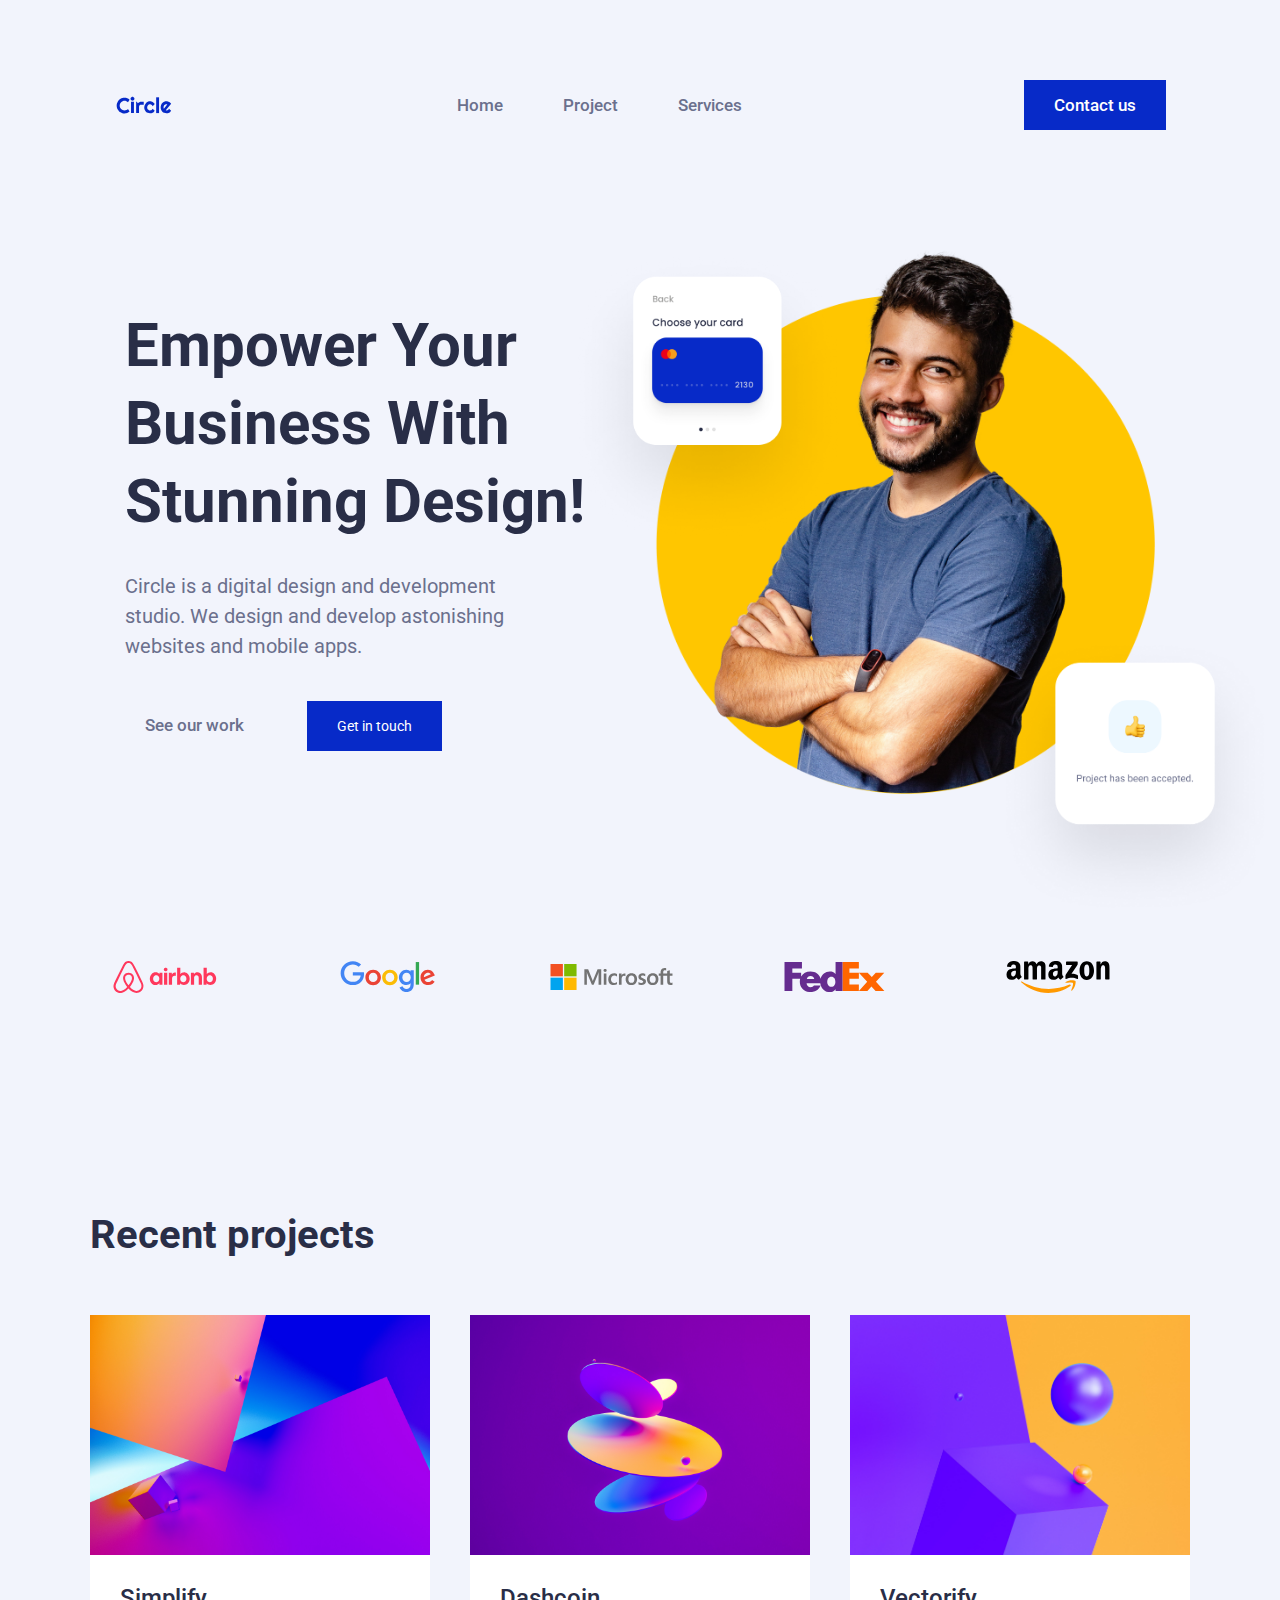
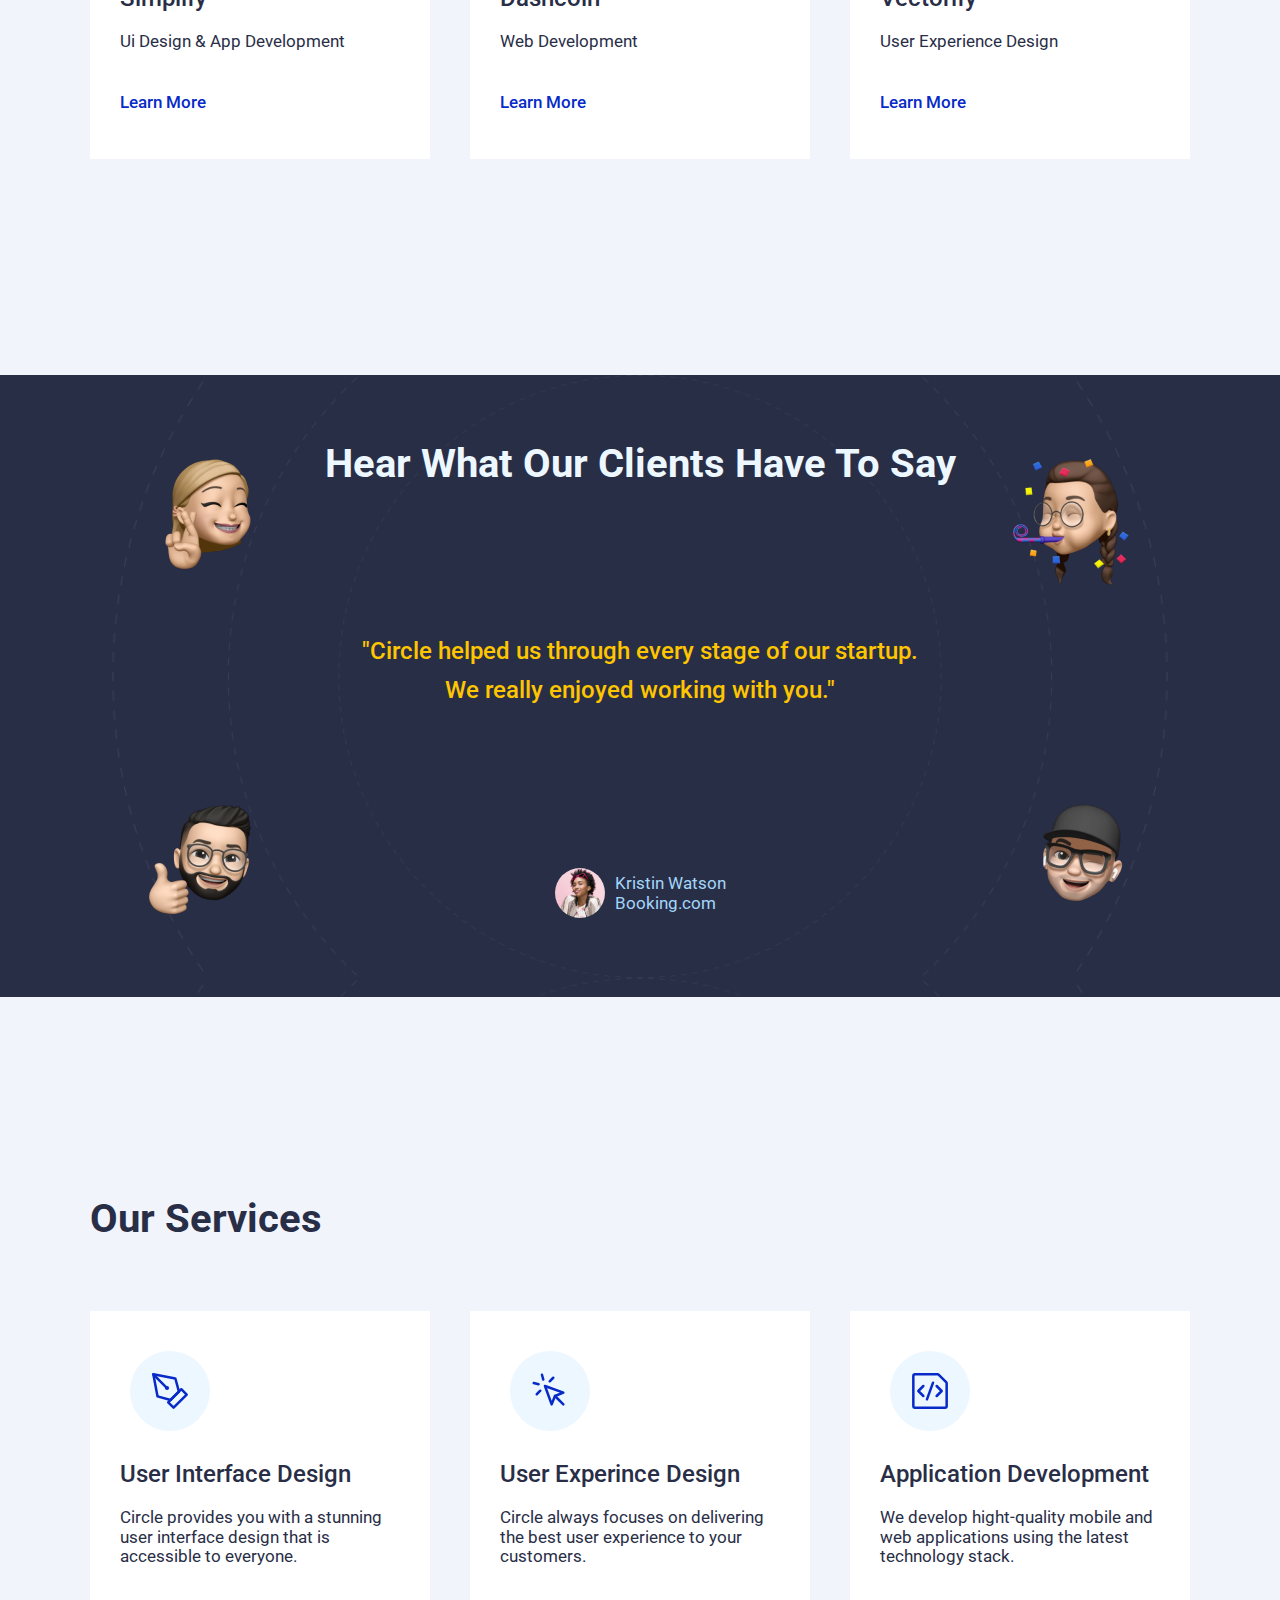
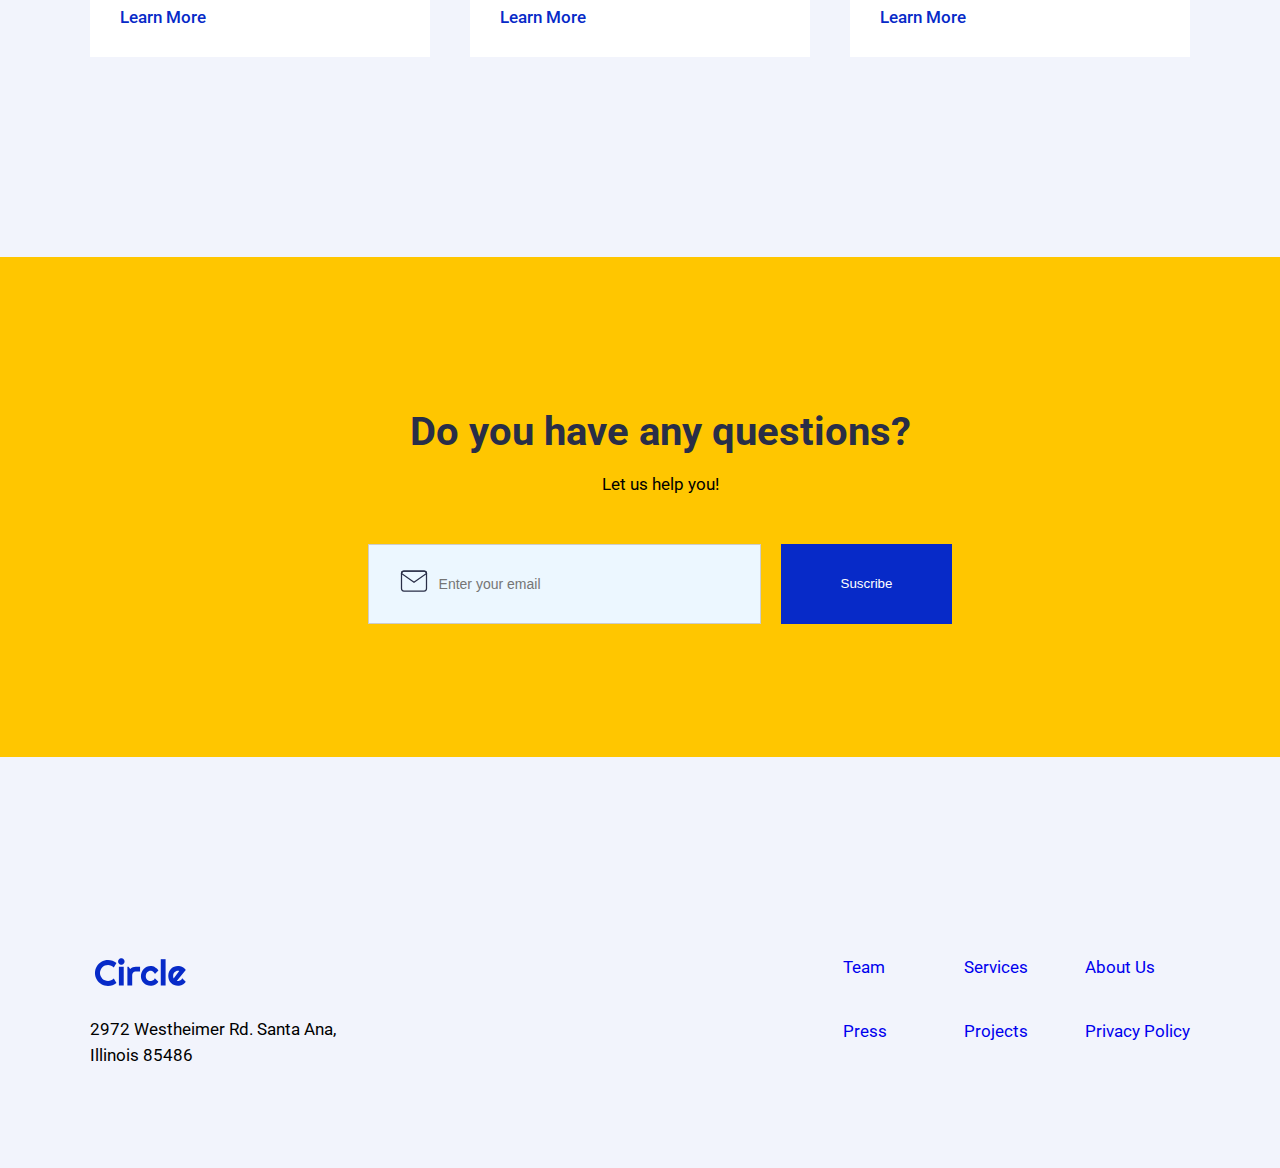
<file: Index.html>
<!DOCTYPE html>
<html lang="en">
  <head>
    <meta charset="UTF-8" />
    <meta http-equiv="X-UA-Compatible" content="IE=edge" />
    <meta name="viewport" content="width=device-width, initial-scale=1.0" />
    <title>Circle Agency</title>
    <link rel="stylesheet" href="Style.css" />
  </head>
  <body>
    <header>
      <nav class="container navbar">
        <a href="#" class="nav-logo"></a>

        <ul class="nav-menu">
          <li class="nav-item">
            <a href="#" class="nav-link">Home</a>
          </li>
          <li class="nav-item">
            <a href="#" class="nav-link">Project</a>
          </li>
          <li class="nav-item">
            <a href="#" class="nav-link">Services</a>
          </li>
        </ul>
        <div class="menu-button">
          <a href="./Contact.html" class="button-primary w-button"
            >Contact us</a
          >
        </div>
        <div class="hamburger">
          <span class="bar"></span>
          <span class="bar"></span>
          <span class="bar"></span>
        </div>
      </nav>
    </header>

    <div class="section hero">
      <div class="container hero-container">
        <div class="hero-content">
          <h1 class="heading-2 hero-heading">
            Empower Your Business With Stunning Design!
          </h1>
          <div class="text-block hero-description">
            Circle is a digital design and development studio. We design and
            develop astonishing websites and mobile apps.
          </div>
          <div class="hero-buttons">
            <a href="#" class="hero-text-button">See our work</a>
            <a href="#" class="button hero w-button">Get in touch</a>
          </div>
        </div>
        <div class="hero-image">
          <img
            class="hero-card-1"
            src="./project-assets/hero-section/card-1.png"
            alt="hero-card-1"
          />
          <img
            class="hero-main-card"
            src="./project-assets/hero-section/hero-image.png"
            alt="hero-image-main"
          />
          <img
            class="hero-card-2"
            src="./project-assets/hero-section/card-2.png"
            alt="hero-card-2"
          />
        </div>
      </div>
    </div>

    <div class="section">
      <div class="container logos">
        <div class="grid-logos">
          <div class="client-logo">
            <img
              src="./project-assets/logos/airbnb-logo.svg"
              alt="airbnb-logo"
            />
          </div>
          <div class="client-logo">
            <img
              src="./project-assets/logos/google-logo.svg"
              alt="google-logo"
            />
          </div>
          <div class="client-logo">
            <img
              src="./project-assets/logos/microsoft-logo.svg"
              alt="microsoft-logo"
            />
          </div>
          <div class="client-logo">
            <img src="./project-assets/logos/fedex-logo.svg" alt="fedexlogo" />
          </div>
          <div class="client-logo">
            <img
              src="./project-assets/logos/amazon-logo.svg"
              alt="amazon-logo"
            />
          </div>
        </div>
      </div>
    </div>

    <div class="section projects">
      <div class="container projects-container">
        <h2 class="projects-heading">Recent projects</h2>
        <div class="collection-list-wrapper">
          <div role="list" class="collection-list">
            <div role="listitem" class="collection-item">
              <div class="project-card">
                <div class="project-image">
                  <img
                    src="./project-assets/projects-section/1.jpg"
                    alt="project-1"
                    class="project-card-image"
                  />
                </div>
                <div class="project-content">
                  <div class="project-text">
                    <div class="project-title">Simplify</div>
                    <div class="project-title project-description">
                      Ui Design & App Development
                    </div>
                    <a
                      href="./projects.html"
                      target="_blank"
                      class="project-link"
                      >Learn More</a
                    >
                  </div>
                </div>
              </div>
            </div>
            <div role="listitem" class="collection-item">
              <div class="project-card">
                <div class="project-image">
                  <img
                    src="./project-assets/projects-section/2.jpg"
                    alt="project-2"
                    class="project-card-image"
                  />
                </div>
                <div class="project-content">
                  <div class="project-text">
                    <div class="project-title">Dashcoin</div>
                    <div class="project-title project-description">
                      Web Development
                    </div>
                    <a
                      href="./projects.html"
                      target="_blank"
                      class="project-link"
                      >Learn More</a
                    >
                  </div>
                </div>
              </div>
            </div>
            <div role="listitem" class="collection-item">
              <div class="project-card">
                <div class="project-image">
                  <img
                    src="./project-assets/projects-section/3.jpg"
                    alt="project-3"
                    class="project-card-image"
                  />
                </div>
                <div class="project-content">
                  <div class="project-text">
                    <div class="project-title">Vectorify</div>
                    <div class="project-title project-description">
                      User Experience Design
                    </div>
                    <a
                      href="./projects.html"
                      target="_blank"
                      class="project-link"
                      >Learn More</a
                    >
                  </div>
                </div>
              </div>
            </div>
          </div>
        </div>
      </div>
    </div>
    <div class="section testimonial">
      <div class="container testimonial">
        <h3 class="testimonial-heading">Hear What Our Clients Have To Say</h3>
        <div class="testimonial-text">
          "Circle helped us through every stage of our startup. We really
          enjoyed working with you."
        </div>
        <div class="client">
          <div class="client-image"></div>
          <div class="client-info">
            <div class="client-name">Kristin Watson</div>
            <div class="client-name">Booking.com</div>
          </div>
        </div>
      </div>
      <div class="emoji top-left"></div>
      <div class="emoji top-right"></div>
      <div class="emoji bottom-left"></div>
      <div class="emoji bottom-right"></div>
    </div>
    <div class="section services">
      <div class="container services-container">
        <h1 class="projects-heading">Our Services</h1>
        <div class="services-grid">
          <div class="service-card">
            <div class="service-icon icon-1"></div>
            <div class="service-content">
              <div class="service-text">
                <div class="project-title">User Interface Design</div>
                <div class="project-title project-description">
                  Circle provides you with a stunning user interface design that
                  is accessible to everyone.
                </div>
              </div>
              <a href="#" class="project-link">Learn More</a>
            </div>
          </div>
          <div class="service-card">
            <div class="service-icon icon-2"></div>
            <div class="service-content">
              <div class="service-text">
                <div class="project-title">User Experince Design</div>
                <div class="project-title project-description">
                  Circle always focuses on delivering the best user experience
                  to your customers.
                </div>
              </div>
              <a href="#" class="project-link">Learn More</a>
            </div>
          </div>
          <div class="service-card">
            <div class="service-icon icon-3"></div>
            <div class="service-content">
              <div class="service-text">
                <div class="project-title">Application Development</div>
                <div class="project-title project-description">
                  We develop hight-quality mobile and web applications using the
                  latest technology stack.
                </div>
              </div>
              <a href="#" class="project-link">Learn More</a>
            </div>
          </div>
        </div>
      </div>
    </div>
    <div class="section cta-section">
      <div class="container container-cta">
        <h1 class="cta-heading">Do you have any questions?</h1>
        <div class="cta-subtitle">Let us help you!</div>
        <div class="form-block w-fom">
          <form
            id="email-form"
            name="email-form"
            data-name="Email Form"
            class="cta-form"
            aria-label="Email Form"
          >
            <div class="cta-textfield-wrapper">
              <div class="textfield-icon"></div>
              <input
                type="email"
                class="text-field w-input"
                maxlength="256"
                name="email-2"
                data-name="Email 2"
                placeholder="Enter your email"
                id="email-2"
                required=""
              />
            </div>
            <input
              type="submit"
              value="Suscribe"
              data-wait="Please wait..."
              class="button primary-button cta-button w-button"
            />
          </form>
        </div>
      </div>
    </div>

    <footer class="section footer">
      <div class="container footer">
        <div class="footer-content">
          <div class="footer-content-logo"></div>
          <div class="footer-content-address">
            2972 Westheimer Rd. Santa Ana, Illinois 85486
          </div>
        </div>
        <div class="footer-links">
          <a href="#" class="footer-link">Team</a>
          <a href="#" class="footer-link">Services</a>
          <a href="#" class="footer-link">About Us</a>
          <a href="#" class="footer-link">Press</a>
          <a href="#" class="footer-link">Projects</a>
          <a href="#" class="footer-link">Privacy Policy</a>
        </div>
      </div>
    </footer>
    <script src="./Index.js"></script>
  </body>
</html>
</file>
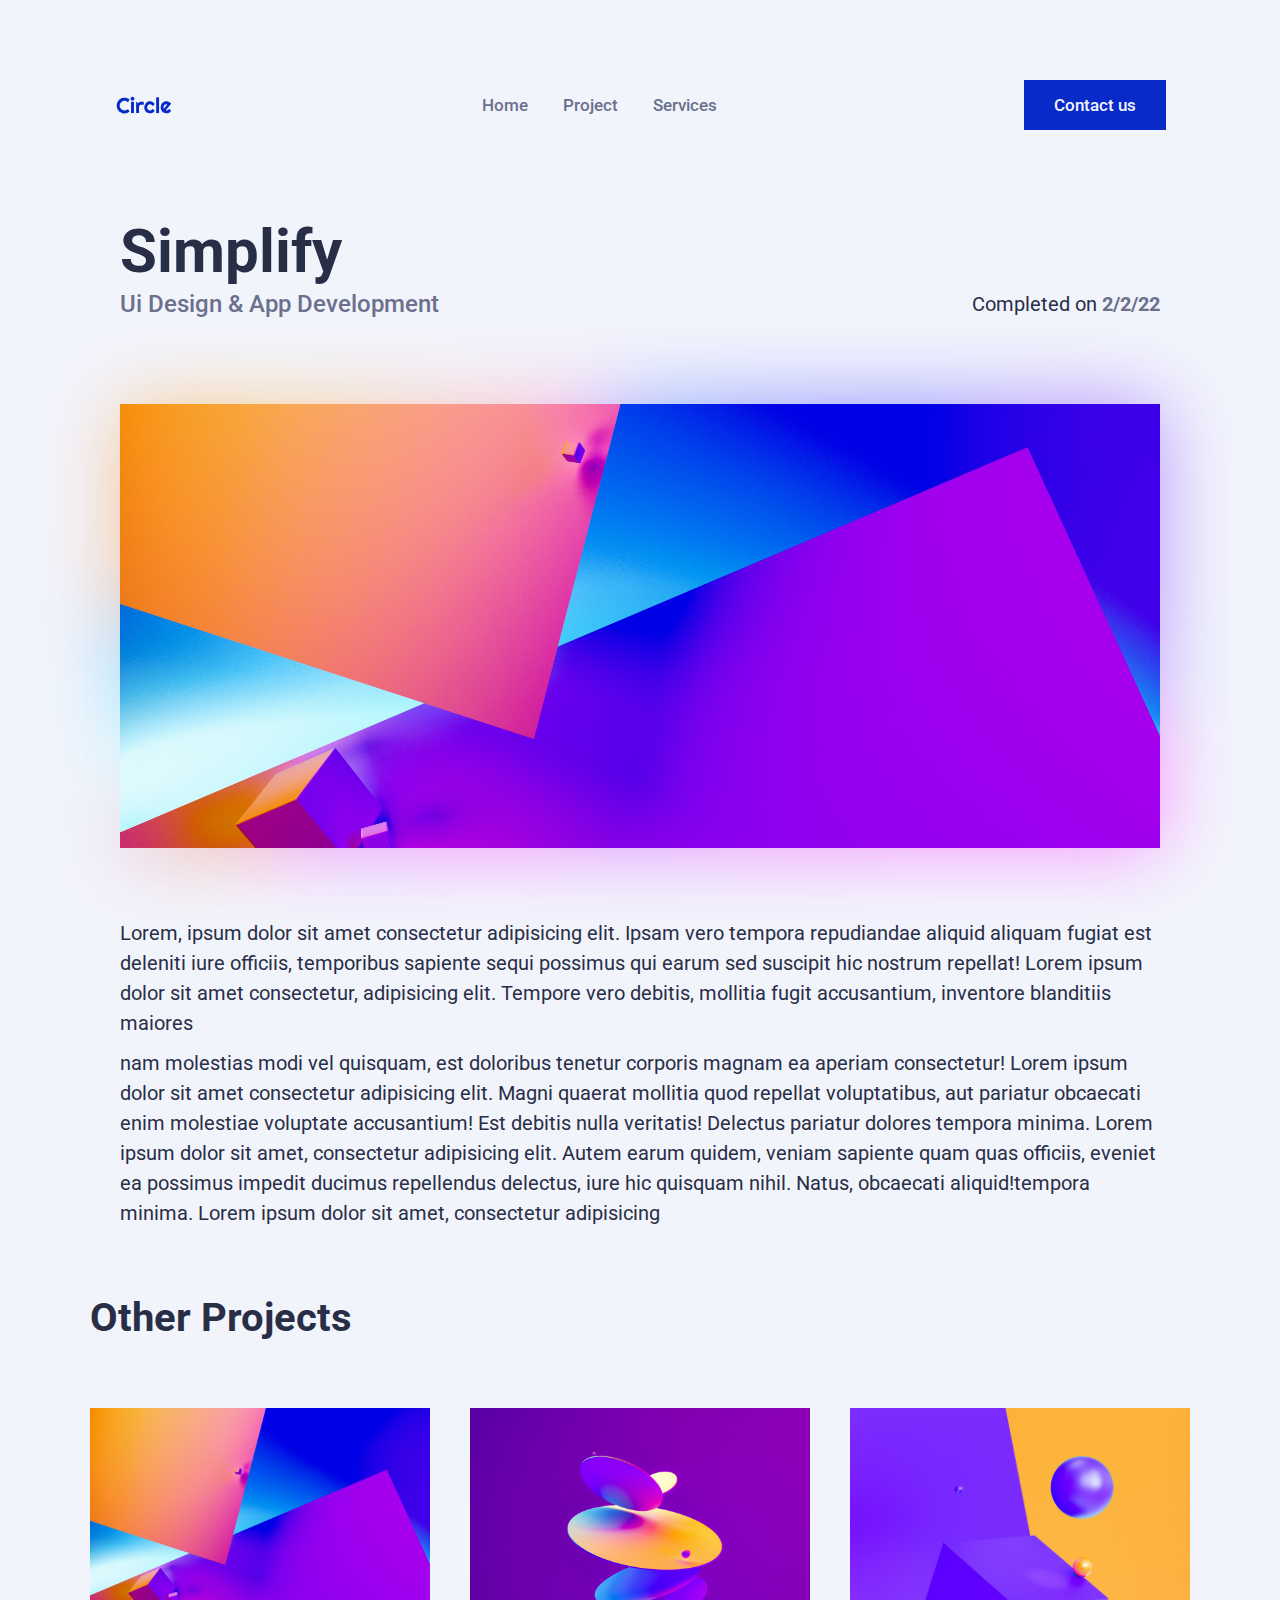
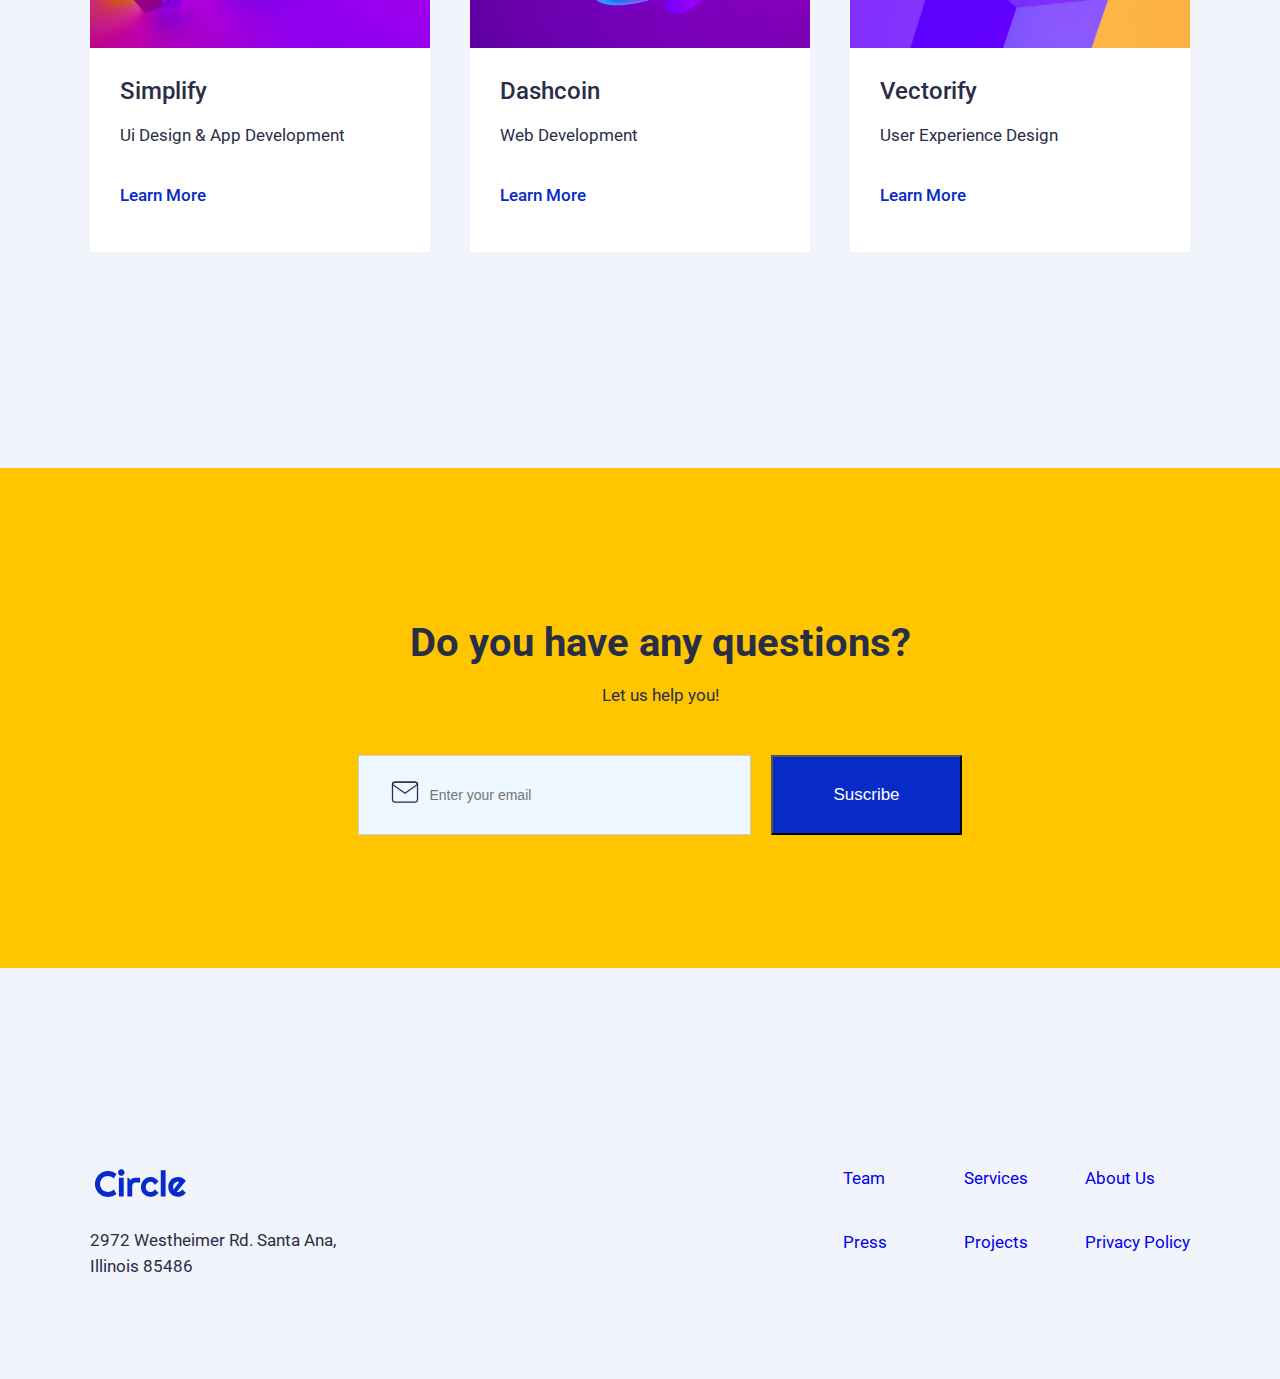
<file: projects.html>
<!DOCTYPE html>
<html lang="en">
  <head>
    <meta charset="UTF-8" />
    <meta http-equiv="X-UA-Compatible" content="IE=edge" />
    <meta name="viewport" content="width=device-width, initial-scale=1.0" />
    <title>Projects</title>
    <link rel="stylesheet" href="projects.css" />
  </head>
  <body>
    <header>
      <nav class="container navbar">
        <a href="#" class="nav-logo"></a>
        <ul class="nav-menu">
          <li class="nav-item">
            <a href="./Index.html" class="nav-link">Home</a>
          </li>
          <li class="nav-item">
            <a href="#" class="nav-link">Project</a>
          </li>
          <li class="nav-item">
            <a href="#" class="nav-link">Services</a>
          </li>
        </ul>
        <div class="menu-button">
          <a href="./Contact.html" class="button-primary w-button"
            >Contact us</a
          >
        </div>
        <div class="hamburger">
          <span class="bar"></span>
          <span class="bar"></span>
          <span class="bar"></span>
        </div>
      </nav>
    </header>

    <div class="container project-main-card">
      <div class=>
        <h1>Simplify</h1>
        <div class="project-type-wrapper" >
          <h2>Ui Design & App Development</h2>
          <div class="project-completion">
            <div>
              <p class="project-completed">Completed on</p>
            </div>
            <div>
              <h3 class="project-date">2/2/22</h3>
            </div>
          </div>
        </div>
      </div>

      <div class="project-main-image">
        <img
          src="./project-assets/projects-section/1.jpg"
          alt="project-1"
          class="project-main-page-image"
        />
        <img
          src="./project-assets/projects-section/1.jpg"
          alt="project-1"
          class="project-main-page-image-efect"
        />
      </div>
      <div class="project-detail">
        <p>
          Lorem, ipsum dolor sit amet consectetur adipisicing elit. Ipsam vero
          tempora repudiandae aliquid aliquam fugiat est deleniti iure officiis,
          temporibus sapiente sequi possimus qui earum sed suscipit hic nostrum
          repellat! Lorem ipsum dolor sit amet consectetur, adipisicing elit.
          Tempore vero debitis, mollitia fugit accusantium, inventore blanditiis
          maiores <p>nam molestias modi vel quisquam, est doloribus tenetur corporis magnam
          ea aperiam consectetur! Lorem ipsum dolor sit amet consectetur
          adipisicing elit. Magni quaerat mollitia quod repellat voluptatibus,
          aut pariatur obcaecati enim molestiae voluptate accusantium! Est
          debitis nulla veritatis! Delectus pariatur dolores tempora minima.
          Lorem ipsum dolor sit amet, consectetur adipisicing elit. Autem earum
          quidem, veniam sapiente quam quas officiis, eveniet ea possimus
          impedit ducimus repellendus delectus, iure hic quisquam nihil. Natus,
          obcaecati aliquid!tempora minima. Lorem ipsum dolor sit amet,
          consectetur adipisicing</p>
          
        </p>
      </div>
    </div>

    <div class="section projects">
      <div class="container projects-container">
        <h2 class="projects-heading">Other Projects</h2>
        <div class="collection-list-wrapper">
          <div role="list" class="collection-list">
            <div role="listitem" class="collection-item">
              <div class="project-card">
                <div class="project-image">
                  <img
                    src="./project-assets/projects-section/1.jpg"
                    alt="project-1"
                    class="project-card-image"
                  />
                </div>
                <div class="project-content">
                  <div class="project-text">
                    <div class="project-title">Simplify</div>
                    <div class="project-title project-description">
                      Ui Design & App Development
                    </div>
                    <a
                      href="./projects.html"
                      target="_blank"
                      class="project-link"
                      >Learn More</a
                    >
                  </div>
                </div>
              </div>
            </div>
            <div role="listitem" class="collection-item">
              <div class="project-card">
                <div class="project-image">
                  <img
                    src="./project-assets/projects-section/2.jpg"
                    alt="project-2"
                    class="project-card-image"
                  />
                </div>
                <div class="project-content">
                  <div class="project-text">
                    <div class="project-title">Dashcoin</div>
                    <div class="project-title project-description">
                      Web Development
                    </div>
                    <a
                      href="./projects.html"
                      target="_blank"
                      class="project-link"
                      >Learn More</a
                    >
                  </div>
                </div>
              </div>
            </div>
            <div role="listitem" class="collection-item">
              <div class="project-card">
                <div class="project-image">
                  <img
                    src="./project-assets/projects-section/3.jpg"
                    alt="project-3"
                    class="project-card-image"
                  />
                </div>
                <div class="project-content">
                  <div class="project-text">
                    <div class="project-title">Vectorify</div>
                    <div class="project-title project-description">
                      User Experience Design
                    </div>
                    <a
                      href="./projects.html"
                      target="_blank"
                      class="project-link"
                      >Learn More</a
                    >
                  </div>
                </div>
              </div>
            </div>
          </div>
        </div>
      </div>
    </div>

    <div class="section cta-section">
      <div class="container container-cta">
        <h1 class="cta-heading">Do you have any questions?</h1>
        <div class="cta-subtitle">Let us help you!</div>
        <div class="form-block w-fom">
          <form
            id="email-form"
            name="email-form"
            data-name="Email Form"
            class="cta-form"
            aria-label="Email Form"
          >
            <div class="cta-textfield-wrapper">
              <div class="textfield-icon"></div>
              <input
                type="email"
                class="text-field w-input"
                maxlength="256"
                name="email-2"
                data-name="Email 2"
                placeholder="Enter your email"
                id="email-2"
                required=""
              />
            </div>
            <input
              type="submit"
              value="Suscribe"
              data-wait="Please wait..."
              class="button primary-button cta-button w-button"
            />
          </form>
        </div>
      </div>
    </div>

    <footer class="section footer">
      <div class="container footer">
        <div class="footer-content">
          <div class="footer-content-logo"></div>
          <div class="footer-content-address">
            2972 Westheimer Rd. Santa Ana, Illinois 85486
          </div>
        </div>
        <div class="footer-links">
          <a href="#" class="footer-link">Team</a>
          <a href="#" class="footer-link">Services</a>
          <a href="#" class="footer-link">About Us</a>
          <a href="#" class="footer-link">Press</a>
          <a href="#" class="footer-link">Projects</a>
          <a href="#" class="footer-link">Privacy Policy</a>
        </div>
      </div>
    </footer>

    <script src="./Index.js"></script>
  </body>
</html>
</file>
<file: Style.css>
@import url("https://fonts.googleapis.com/css2?family=Roboto:wght@100;300;400;500;700&display=swap");

* {
  padding: 0;
  margin: 0;
  box-sizing: border-box;
}

header {
  background-color: #f2f4fc;
}

body {
  background-color: #f2f4fc;
  font-family: "roboto", sans-serif;
  font-size: 14px;
  line-height: 20px;
  min-height: 100%;
}

li {
  list-style: none;
}

a {
  color: #6b708d;
  text-decoration: none;
  background-color: transparent;
}

a:-webkit-any-link {
  cursor: pointer;
}

h1,
h2,
h3,
h4,
h5,
h6 {
  font-weight: bold;
}

h1 {
  font-size: 38px;
  line-height: 44px;
  margin-top: 20px;
}

img {
  max-width: 100%;
  vertical-align: middle;
  display: inline-block;
  border: 0;
}

div {
  display: block;
}

form {
  display: block;
  margin-top: 0em;
}

input {
  line-height: normal;
}

.navbar.container {
  margin: auto;
  margin-top: 70px;
  min-height: 70px;
  display: flex;
  justify-content: space-between;
  align-items: center;
  padding: 0 24px;
}

.nav-menu {
  display: flex;
  justify-content: space-between;
  align-items: center;
  gap: 60px;
}

.nav-logo {
  width: 60px;
  height: 18px;
  background-image: url(.//project-assets/logos/circle.svg);
  background-position: 50% 50%;
  background-size: contain;
  background-repeat: no-repeat;
}

.nav-link {
  transition: 0.7s ease;
  font-weight: 500;
  font-size: 17px;
}

.nav-link:hover {
  color: #1c2fa9;
}

.button-primary {
  position: relative;
  float: right;
  padding: 18px;
  font-size: 17px;
  cursor: pointer;
  transition: 0.7s ease;
  color: #f2f4fc;
  font-weight: 500;
  padding: 15px 30px;
  background-color: #072ac8;
}

.hamburger {
  display: none;
  cursor: pointer;
  position: relative;
  float: right;
  padding: 27px;
}

.bar {
  display: block;
  width: 17px;
  height: 3px;
  margin: 2px auto;
  -webkit-transition: all 0.3s ease-in-out;
  transition: all 0.3s ease-in-out;
  background-color: #6b708d;
}

.hamburger.active {
  background-color: #c8c8c8;
}

/* HERO SECTION */

.section {
  margin-top: 0px;
  padding: 0 30px;
}

.section.hero {
  padding-top: 100px;
}

.container {
  max-width: 1100px;
  margin-right: auto;
  margin-left: auto;
}

.container.hero-container {
  display: flex;
  justify-content: center;
  align-items: center;
}

.hero-content {
  max-width: 530px;
}

.heading-2 {
  color: #292e47;
  font-size: 60px;
  line-height: 130%;
}

.heading-2.hero-heading {
  margin-bottom: 30px;
}

.text-block {
  max-width: 435px;
  margin-bottom: 0px;
  color: #6b708d;
  line-height: 150%;
  font-size: 20px;
}

.text-block.hero-description {
  margin-bottom: 40px;
}

.hero-buttons {
  display: block;
  justify-content: flex-start;
  align-items: center;
}

.hero-text-button {
  color: #6b708d;
  font-size: 17px;
  font-weight: 500;
  text-decoration: none;
  align-self: center;
  margin: 15px 40px 0px 20px;
}

.button.hero {
  margin-right: 40px;
  margin-left: 20px;
}

.button {
  padding: 15px 30px;
  background-color: #072ac8;
  font-size: 17;
}

.w-button {
  display: inline-block;
  color: white;
  border: 0;
  line-height: inherit;
  text-decoration: none;
  cursor: pointer;
  border-radius: 0;
}

.hero-image {
  position: relative;
}

.hero-main-card {
  width: 500px;
  max-width: 560px;
}

.hero-card-1 {
  position: absolute;
  left: -19%;
  top: 0%;
  right: auto;
  bottom: auto;
  width: 294px;
  max-width: 294px;
}

.hero-card-2 {
  position: absolute;
  left: auto;
  top: auto;
  right: -25%;
  bottom: -22%;
  width: 290px;
  max-width: 290px;
}

/* LOGO SECTION */

.container.logos {
  margin-top: 130px;
}
.grid-logos {
  display: grid;
  grid-auto-columns: 1fr;
  grid-column-gap: 16px;
  grid-row-gap: 16px;
  grid-template-columns: 1fr 1fr 1fr 1fr 1fr;
  grid-template-rows: auto;
}

.client-logo {
  display: flex;
  width: 150px;
  height: 96px;
  max-height: 96px;
  max-width: 150px;
  justify-content: center;
  align-items: center;
}

/* PROJECTS SECTION */

.section.projects {
  margin-top: 200px;
}

.container.projects-container {
  display: flex;
  flex-direction: column;
  justify-content: space-between;
}

.projects-heading {
  color: #292e47;
  font-size: 40px;
}

.collection-list-wrapper {
  margin-top: 70px;
}

.collection-list {
  display: grid;
  grid-auto-flow: row;
  grid-auto-columns: 1fr;
  grid-column-gap: 40px;
  grid-row-gap: 16px;
  grid-template-columns: 1fr 1fr 1fr;
  grid-template-rows: auto auto;
}

.project-card {
  display: flex;
  width: 340px;
  height: 444px;
  max-height: 444px;
  max-width: 340px;
  flex-direction: column;
  justify-content: flex-start;
  flex: 1;
}

.project-card-image {
  width: 100%;
  height: 240px;
  object-fit: cover;
}

.project-content {
  display: flex;
  height: 100%;
  flex-direction: column;
  justify-content: space-between;
  background-color: #fff;
}

.project-text {
  display: flex;
  flex-direction: column;
  justify-content: space-between;
}

.project-title {
  margin: 30px 30px 20px;
  color: #292e47;
  font-size: 24px;
  line-height: 115%;
  font-weight: 500;
}

.project-title.project-description {
  margin-top: 0px;
  margin-bottom: 10px;
  font-size: 17px;
  font-weight: 400;
}

.project-link {
  margin: 30px;
  color: #072ac8;
  font-size: 17px;
  font-weight: 500;
  text-decoration: none;
}

/*SECTION TESTIMONIAL*/

.section.testimonial {
  position: relative;
  height: 622px;
  margin-top: 200px;
  margin-right: auto;
  margin-left: auto;
  background-color: #292e47;
  background-image: url(./project-assets/testimonial-section/orbit.png);
  background-position: 0px 0px;
  background-size: contain;
  color: #292e47;
}

.testimonial {
  max-width: 1320px;
  color: #292e47;
}

.container.testimonial {
  display: flex;
  height: 100%;
  flex-direction: column;
  justify-content: space-around;
  align-items: center;
}

.testimonial-heading {
  color: #ecf7ff;
  font-size: 40px;
  text-align: center;
}

.testimonial-text {
  max-width: 560px;
  margin-right: auto;
  margin-left: auto;
  color: #ffc600;
  font-size: 24px;
  line-height: 160%;
  font-weight: 500;
  text-align: center;
}

.client {
  display: flex;
  align-items: center;
}

.client-image {
  width: 50px;
  height: 50px;
  border-radius: 50%;
  background-image: url(./project-assets/testimonial-section/profile.png);
  background-position: 50% 50%;
  background-size: cover;
  background-repeat: no-repeat;
}

.client-info {
  display: flex;
  margin-left: 10px;
  flex-direction: column;
  justify-content: space-around;
}

.client-name {
  color: #a2d6f9;
  font-size: 17px;
}

.client-position {
  color: #ecf7ff;
  font-size: 13px;
}

.emoji {
  position: static;
  width: 150px;
  height: 150px;
}

.emoji.top-left {
  position: absolute;
  left: 0%;
  top: 0%;
  right: auto;
  bottom: auto;
  margin-top: 5%;
  margin-left: 10%;
  background-image: url(./project-assets/testimonial-section/memoji-1.png);
  background-position: 50% 50%;
  background-size: contain;
  background-repeat: no-repeat;
}

.emoji.top-right {
  position: absolute;
  left: auto;
  top: 0%;
  right: 0%;
  bottom: auto;
  margin-top: 5%;
  margin-right: 10%;
  background-image: url(./project-assets/testimonial-section/memoji-4.png);
  background-position: 50% 50%;
  background-size: contain;
}

.emoji.bottom-left {
  position: absolute;
  left: 0%;
  top: auto;
  right: auto;
  bottom: 0%;
  margin-bottom: 5%;
  margin-left: 10%;
  padding-left: 0%;
  background-image: url(./project-assets/testimonial-section/memoji-3.png);
  background-position: 50% 50%;
  background-size: contain;
  background-repeat: no-repeat;
}

.emoji.bottom-right {
  position: absolute;
  left: auto;
  top: auto;
  right: 0%;
  bottom: 0%;
  margin-right: 10%;
  margin-bottom: 5%;
  background-image: url(./project-assets/testimonial-section/memoji-2.png);
  background-position: 50% 50%;
  background-size: contain;
  background-repeat: no-repeat;
}

/* SECTION SERVICES*/

.section.services {
  margin-top: 200px;
}

.services-grid {
  display: grid;
  margin-top: 70px;
  grid-auto-columns: 1fr;
  grid-column-gap: 40px;
  grid-row-gap: 16px;
  grid-template-columns: 1fr 1fr 1fr;
  grid-template-rows: auto;
}

.service-card {
  display: flex;
  max-width: 340px;
  flex-direction: column;
  justify-content: space-between;
  background-color: #fff;
}

.service-icon {
  width: 80px;
  height: 80px;
  margin-top: 40px;
  margin-left: 40px;
  padding-bottom: 0px;
  padding-left: 0px;
  border-radius: 50%;
  background-color: #ecf7ff;
  background-image: url(./project-assets/services-section/icons/1.svg);
  background-position: 50% 50%;
  background-size: auto;
  background-repeat: no-repeat;
}

.service-icon.icon-2 {
  background-image: url(./project-assets/services-section/icons/2.svg);
}

.service-icon.icon-3 {
  background-image: url(./project-assets/services-section/icons/3.svg);
}

.service-content {
  display: flex;
  flex-direction: column;
  justify-content: space-between;
}

/* FORMULARIO*/

.section.cta-section {
  width: 1320px;
  height: 500px;
  max-width: 1320px;
  margin-top: 200px;
  margin-right: auto;
  margin-left: auto;
  background-color: #ffc600;
}

.container.container-cta {
  display: flex;
  height: 100%;
  flex-direction: column;
  justify-content: center;
  align-items: center;
}

.cta-heading {
  margin-bottom: 20px;
  color: #292e47;
  font-size: 40px;
}

.cta-subtitle {
  font-size: 17px;
}
.form-block {
  display: flex;
  margin-top: 50px;
  flex-direction: column;
  justify-content: center;
}

.w-form {
  margin: 0 0 15px;
}

.cta-form {
  display: flex;
  justify-content: center;
  align-items: center;
}

.cta-textfield-wrapper {
  position: relative;
}

/*FORM-BUTTONS*/

.w-input {
  display: block;
  width: 100%;
  height: 38px;
  padding: 8px 12px;
  margin-bottom: 10px;
  font-size: 14px;
  line-height: 1.42857143;
  color: #333333;
  background-color: #ffffff;
  border: 1px solid #cccccc;
}

.text-field {
  width: 393px;
  height: 80px;
  margin-bottom: 0px;
  padding-left: 70px;
  background-color: #ecf7ff;
  color: #292e47;
}

.textfield-icon {
  position: absolute;
  left: 8%;
  top: 27%;
  right: auto;
  bottom: auto;
  width: 30px;
  height: 30px;
  background-image: url(./project-assets/newsletter/icon/mail.svg);
  background-position: 50% 50%;
  background-size: auto;
  background-repeat: no-repeat;
}

.button.primary-button.cta-button {
  height: 80px;
  margin-left: 20px;
  padding-right: 60px;
  padding-left: 60px;
}

/*FOOTER*/

.section.footer {
  margin-top: 200px;
  padding-bottom: 100px;
}

.container.footer {
  display: flex;
  justify-content: space-between;
  align-items: stretch;
}
.footer-content {
  display: flex;
  width: 260px;
  max-width: 260px;
  flex-direction: column;
}
.footer-content-logo {
  width: 100px;
  height: 30px;
  margin-bottom: 30px;
  background-image: url(./project-assets/logos/circle.svg);
  background-position: 50% 50%;
  background-size: contain;
  background-repeat: no-repeat;
}

.footer-content-address {
  font-size: 17px;
  line-height: 150%;
}
.footer-links {
  display: grid;
  grid-auto-columns: 1fr;
  grid-column-gap: 16px;
  grid-row-gap: 16px;
  grid-template-columns: 1fr 1fr 1fr;
  grid-template-rows: auto;
}
.footer-link {
  font-size: 17px;
  text-decoration: none;
  color: #0000ee;
}

@media (max-width: 991px) {
  .menu-button {
    display: none;
  }
  .hamburger {
    display: block;
  }
  .hamburger.active.bar:nth-child(2) {
    opacity: 0;
  }
  .hamburger.active.bar:nth-child(1) {
    transform: translateY(8px) rotate(45deg);
  }
  .hamburger.active.bar:nth-child(3) {
    transform: translateY(-8px) rotate(-45deg);
  }
  .nav-menu {
    position: absolute;
    /* left: -100%; */
    top: -100%;
    gap: 0;
    flex-direction: column;
    background-color: #c8c8c8;
    width: 100%;
    text-align: center;
    transition: 0.3s;
  }
  .nav-item {
    margin: 16px 0;
    font-weight: bold;
  }
  .nav-menu.active {
    top: 70px;
    padding: 20px;
    font-size: 17px;
    align-items: flex-start;
    font-weight: 500;
  }
}
@media screen and (max-width: 767px) {
  .heading-2.hero-heading {
    font-size: 30px;
  }
  .text-block.hero-description {
    font-size: 17px;
  }

  .emoji.bottom-right {
    display: none;
  }
  .emoji.bottom-left {
    display: none;
  }
  .emoji.top-right {
    display: none;
  }
  .emoji.top-left {
    display: none;
  }
  .projects-heading {
    text-align: center;
    font-size: 30px;
  }
  .services-grid {
    margin-top: 20px;
    grid-template-columns: 1fr;
    grid-template-rows: auto auto auto;
  }
  .service-card {
    max-width: 100%;
  }
  .service-icon.icon-1 {
    flex: 0 0 auto;
  }
  .service-icon.icon-2 {
    flex: 0 0 auto;
  }
  .service-icon.icon-3 {
    flex: 0 0 auto;
  }

  /*FORM*/

  .container.container-cta {
    max-width: 100%;
  }

  .cta-heading {
    font-size: 30px;
  }

  .text-field {
    width: 100%;
  }

  .button.primary-button.cta-button {
    width: 100%;
    max-width: 100%;
    margin-top: 20px;
    margin-left: 0px;
  }

  .form-block {
    flex-direction: column;
  }

  .cta-form {
    flex-direction: column;
  }

  .button.primary-button.cta-button {
    width: 100%;
    max-width: 100%;
    margin-top: 20px;
    margin-left: 0px;
  }

  /*FOOTER*/

  .emoji .container.footer {
    flex-direction: column;
    align-items: center;
  }
  .footer-content {
    align-items: center;
  }
  .footer-links {
    margin-top: 20px;
  }
  .footer-content-address {
    text-align: center;
  }
  .container.footer {
    flex-direction: column;
    align-items: center;
  }
}

@media (max-width: 991px) {
  /*NAVBAR*/

  .container.navbar {
    padding-right: 30px;
    padding-left: 30px;
    margin-top: 0px;
  }

  /* PROJECTS SECTION*/

  .section.hero {
    padding-top: 0px;
  }
  .container.hero-container {
    flex-direction: column;
  }
  .hero-content {
    display: flex;
    max-width: 700px;
    flex-direction: column;
    align-items: center;
    align-self: center;
  }
  .hero-heading {
    margin-bottom: 30px;
  }
  .heading-2.hero-heading {
    text-align: center;
  }
  .text-block.hero-description {
    max-width: 600px;
    text-align: center;
  }
  .hero-buttons {
    display: flex;
    flex-direction: column-reverse;
  }
  .button.hero {
    display: block;
    margin-right: 40px;
    margin-left: 20px;
  }
  .hero-image {
    margin-top: 40px;
  }
  .hero-main-card {
    width: 100%;
    max-width: 560px;
  }
  .hero-card-1 {
    display: none;
    width: 270px;
  }
  .hero-card-2 {
    display: none;
    width: 270px;
  }

  /*LOGOS SECTION*/

  .grid-logos {
    justify-items: center;
    align-items: center;
    grid-column-gap: 50px;
    grid-template-columns: 1fr 1fr;
    grid-template-rows: auto auto;
  }

  /* PROJECTS SECTION*/

  .section.projects {
    margin-top: 40px;
  }
  .collection-list {
    max-width: 100%;
    grid-template-columns: 1fr;
    grid-template-rows: auto auto;
  }
  .project-card {
    width: 100%;
    max-width: 100%;
  }
  /* TESTIMONIAL SECTION*/

  .section.testimonial {
    height: 500px;
    margin-top: 60px;
    background-position: 50% 50%;
    background-size: cover;
    background-repeat: no-repeat;
  }
  .testimonial-heading {
    max-width: 400px;
    margin-bottom: 0px;
    line-height: 150%;
  }
  .emoji.top-left {
    width: 100px;
    height: 100px;
  }
  .emoji.top-right {
    width: 100px;
    height: 100px;
  }
  .emoji.bottom-left {
    width: 100px;
    height: 100px;
  }
  .emoji.bottom-right {
    width: 100px;
    height: 100px;
  }

  /*SECTION SERVICES*/

  .section.services {
    margin-top: 40px;
  }

  .section.cta-section {
    display: flex;
    max-width: 100%;
    margin-top: 60px;
    flex-direction: row;
  }
  .emoji.top-ri .section.cta-section {
    display: flex;
    max-width: 100%;
    margin-top: 60px;
    flex-direction: row;
  }
  .emoji.bo .section.footer {
    margin-top: 60px;
  }

  /*FOOTER*/

  .button.primary-button.cta-button {
    display: block;
  }
  .section.footer {
    margin-top: 60px;
  }
}
</file>
<file: projects.css>
@import url("https://fonts.googleapis.com/css2?family=Roboto:wght@100;300;400;500;700&display=swap");

* {
  padding: 0;
  margin: 0;
  box-sizing: border-box;
}

header {
  background-color: #f2f4fc;
}

body {
  background-color: #f2f4fc;
  font-family: "roboto", sans-serif;
  font-size: 14px;
  color: #292e47;
  line-height: 20px;
  min-height: 100%;
}

h1 {
  line-height: 44px;
  margin-top: 20px;
}

h1,
h2,
h3,
h4,
h5,
h6 {
  font-weight: bold;
  margin-bottom: 10px;
}

li {
  list-style: none;
}

a {
  color: #6b708d;
  text-decoration: none;
  background-color: transparent;
}

a:-webkit-any-link {
  cursor: pointer;
}

div {
  display: block;
}

img {
  max-width: 100%;
  vertical-align: middle;
  display: inline-block;
  border: 0;
}

p {
  margin-top: 0;
  margin-bottom: 10px;
}

/*NAVBAR*/

.navbar.container {
  margin: auto;
  margin-top: 70px;
  min-height: 70px;
  display: flex;
  justify-content: space-between;
  align-items: center;
  padding: 0 24px;
}

.nav-menu {
  display: flex;
  justify-content: space-between;
  align-items: center;
  gap: 35px;
}

.nav-logo {
  width: 60px;
  height: 18px;
  background-image: url(.//project-assets/logos/circle.svg);
  background-position: 50% 50%;
  background-size: contain;
  background-repeat: no-repeat;
}

.nav-link {
  transition: 0.7s ease;
  font-weight: 500;
  font-size: 17px;
}

.nav-link:hover {
  color: #1c2fa9;
}

.button-primary {
  position: relative;
  float: right;
  padding: 18px;
  font-size: 17px;
  cursor: pointer;
  transition: 0.7s ease;
  color: #f2f4fc;
  font-weight: 500;
  padding: 15px 30px;
  background-color: #072ac8;
}

.hamburger {
  display: none;
  cursor: pointer;
  position: relative;
  float: right;
  padding: 27px;
}

.bar {
  display: block;
  width: 17px;
  height: 3px;
  margin: 2px auto;
  -webkit-transition: all 0.3s ease-in-out;
  transition: all 0.3s ease-in-out;
  background-color: #6b708d;
}

.hamburger.active {
  background-color: #c8c8c8;
}

/*MAIN PROJECT SECTION*/

.project-main-card {
  display: flex;
  flex-direction: column;
  margin-top: 70px;
  padding: 0px 30px;
}

.project-main-page-image {
  width: 100%;
  height: 444px;
  -o-object-fit: cover;
  object-fit: cover;
}
.project-main-page-image-efect {
  position: absolute;
  left: 0%;
  top: 0%;
  right: auto;
  bottom: auto;
  z-index: -1;
  width: 100%;
  height: 444px;
  opacity: 0.4;
  -webkit-filter: saturate(200%) blur(40px);
  filter: saturate(200%) blur(40px);
  -webkit-transform: translate(0px, 0px);
  -ms-transform: translate(0px, 0px);
  transform: translate(0px, 0px);
  -webkit-transition: opacity 200ms ease;
  transition: opacity 200ms ease;
  -o-object-fit: cover;
  object-fit: cover;
}

.project-main-card h1 {
  font-size: 60px;
}
.project-type-wrapper {
  display: flex;
  margin-top: 20px;
  justify-content: space-between;
}

.project-type-wrapper h2 {
  color: #6b708d;
  font-size: 24px;
  font-weight: 500;
  margin: 0;
  padding: 0;
}

.project-completion {
  display: flex;
}
.project-completed {
  margin-right: 5px;
  font-size: 20px;
}
.project-date {
  color: #6b708d;
  font-size: 20px;
}

.project-main-image {
  position: relative;
  margin-top: 80px;
}
.project-page-image {
  width: 100%;
  height: 444px;
  object-fit: cover;
}

.project-detail {
  margin-top: 70px;
  font-size: 20px;
  line-height: 30px;
}

/* PROJECTS SECTION */

.section {
  margin-top: 0px;
  padding: 0 30px;
}

.section.projects {
  margin-top: 70px;
}

.container.projects-container {
  display: flex;
  flex-direction: column;
  justify-content: space-between;
}

.container {
  max-width: 1100px;
  margin-right: auto;
  margin-left: auto;
}

.projects-heading {
  color: #292e47;
  font-size: 40px;
}

.collection-list-wrapper {
  margin-top: 70px;
}

.collection-list {
  display: grid;
  grid-auto-flow: row;
  grid-auto-columns: 1fr;
  grid-column-gap: 40px;
  grid-row-gap: 16px;
  grid-template-columns: 1fr 1fr 1fr;
  grid-template-rows: auto auto;
}

.project-card {
  display: flex;
  width: 340px;
  height: 444px;
  max-height: 444px;
  max-width: 340px;
  flex-direction: column;
  justify-content: flex-start;
  flex: 1;
}

.project-card-image {
  width: 100%;
  height: 240px;
  object-fit: cover;
}

.project-content {
  display: flex;
  height: 100%;
  flex-direction: column;
  justify-content: space-between;
  background-color: #fff;
}

.project-text {
  display: flex;
  flex-direction: column;
  justify-content: space-between;
}

.project-title {
  margin: 30px 30px 20px;
  color: #292e47;
  font-size: 24px;
  line-height: 115%;
  font-weight: 500;
}

.project-title.project-description {
  margin-top: 0px;
  margin-bottom: 10px;
  font-size: 17px;
  font-weight: 400;
}

.project-link {
  margin: 30px;
  color: #072ac8;
  font-size: 17px;
  font-weight: 500;
  text-decoration: none;
}

/* FORMULARIO*/

.section.cta-section {
  width: 1320px;
  height: 500px;
  max-width: 1320px;
  margin-top: 200px;
  margin-right: auto;
  margin-left: auto;
  background-color: #ffc600;
}

.container.container-cta {
  display: flex;
  height: 100%;
  flex-direction: column;
  justify-content: center;
  align-items: center;
}

.cta-heading {
  margin-bottom: 20px;
  color: #292e47;
  font-size: 40px;
}

.cta-subtitle {
  font-size: 17px;
}
.form-block {
  display: flex;
  margin-top: 50px;
  flex-direction: column;
  justify-content: center;
}

.w-form {
  margin: 0 0 15px;
}

.cta-form {
  display: flex;
  justify-content: center;
  align-items: center;
}

.cta-textfield-wrapper {
  position: relative;
}

/*FORM-BUTTONS*/

.w-input {
  display: block;
  width: 100%;
  height: 38px;
  padding: 8px 12px;
  margin-bottom: 10px;
  font-size: 14px;
  line-height: 1.42857143;
  color: #333333;
  background-color: #ffffff;
  border: 1px solid #cccccc;
}

.text-field {
  width: 393px;
  height: 80px;
  margin-bottom: 0px;
  padding-left: 70px;
  background-color: #ecf7ff;
  color: #292e47;
}

.textfield-icon {
  position: absolute;
  left: 8%;
  top: 27%;
  right: auto;
  bottom: auto;
  width: 30px;
  height: 30px;
  background-image: url(./project-assets/newsletter/icon/mail.svg);
  background-position: 50% 50%;
  background-size: auto;
  background-repeat: no-repeat;
}

.button.primary-button.cta-button {
  height: 80px;
  margin-left: 20px;
  padding-right: 60px;
  padding-left: 60px;
}

.button.primary-button {
  padding: 15px 30px;
  background-color: #072ac8;
  font-size: 17px;
  color: white;
}

/*FOOTER*/

.section.footer {
  margin-top: 200px;
  padding-bottom: 100px;
}

.container.footer {
  display: flex;
  justify-content: space-between;
  align-items: stretch;
}
.footer-content {
  display: flex;
  width: 260px;
  max-width: 260px;
  flex-direction: column;
}
.footer-content-logo {
  width: 100px;
  height: 30px;
  margin-bottom: 30px;
  background-image: url(./project-assets/logos/circle.svg);
  background-position: 50% 50%;
  background-size: contain;
  background-repeat: no-repeat;
}

.footer-content-address {
  font-size: 17px;
  line-height: 150%;
}
.footer-links {
  display: grid;
  grid-auto-columns: 1fr;
  grid-column-gap: 16px;
  grid-row-gap: 16px;
  grid-template-columns: 1fr 1fr 1fr;
  grid-template-rows: auto;
}
.footer-link {
  font-size: 17px;
  text-decoration: none;
  color: #0000ee;
}

@media (max-width: 991px) {
  .menu-button {
    display: none;
  }
  .hamburger {
    display: block;
  }
  .hamburger.active.bar:nth-child(2) {
    opacity: 0;
  }
  .hamburger.active.bar:nth-child(1) {
    transform: translateY(8px) rotate(45deg);
  }
  .hamburger.active.bar:nth-child(3) {
    transform: translateY(-8px) rotate(-45deg);
  }
  .nav-menu {
    position: absolute;
    top: -100%;
    gap: 0;
    flex-direction: column;
    background-color: #c8c8c8;
    width: 100%;
    text-align: center;
    transition: 0.3s;
  }
  .nav-item {
    margin: 16px 0;
    font-weight: bold;
  }
  .nav-menu.active {
    top: 70px;
    padding: 20px;
    font-size: 17px;
    align-items: flex-start;
    font-weight: 500;
  }
}

@media screen and (max-width: 767px) {
  .projects-heading {
    text-align: center;
    font-size: 30px;
  }
  .project-main-card h1 {
    font-size: 40px;
  }
  .project-type-wrapper {
    flex-direction: column;
  }
  .project-type-wrapper h2 {
    margin-bottom: 10px;
    font-size: 20px;
  }
  .project-main-image {
    margin-top: 40px;
    padding-top: 15px;
  }

  /*FORM*/

  .section.cta-section {
    width: 100%;
  }

  .container.container-cta {
    max-width: 100%;
  }

  .cta-heading {
    font-size: 30px;
  }

  .text-field {
    width: 100%;
  }

  .button.primary-button.cta-button {
    width: 100%;
    max-width: 100%;
    margin-top: 20px;
    margin-left: 0px;
  }

  .form-block {
    flex-direction: column;
  }

  .cta-form {
    flex-direction: column;
  }

  .button.primary-button.cta-button {
    width: 100%;
    max-width: 100%;
    margin-top: 20px;
    margin-left: 0px;
  }

  /*FOOTER*/

  .emoji .container.footer {
    flex-direction: column;
    align-items: center;
  }
  .footer-content {
    align-items: center;
  }
  .footer-links {
    margin-top: 20px;
  }
  .footer-content-address {
    text-align: center;
  }
  .container.footer {
    flex-direction: column;
    align-items: center;
  }
}

@media (max-width: 991px) {
  /*NAVBAR*/

  .container.navbar {
    padding-right: 30px;
    padding-left: 30px;
    margin-top: 0px;
  }

  /* MAIN PROJECT SECTION*/

  .project-main-card {
    margin-top: 0px;
  }

  /* PROJECTS SECTION*/

  .section.cta-section {
    display: flex;
    max-width: 100%;
    margin-top: 60px;
    flex-direction: row;
  }

  .collection-list {
    max-width: 100%;
    grid-template-columns: 1fr;
    grid-template-rows: auto auto;
  }
  .project-card {
    width: 100%;
    max-width: 100%;
  }

  /*FOOTER*/

  .button.primary-button.cta-button {
    display: block;
  }
  .section.footer {
    margin-top: 60px;
  }
}
</file>
